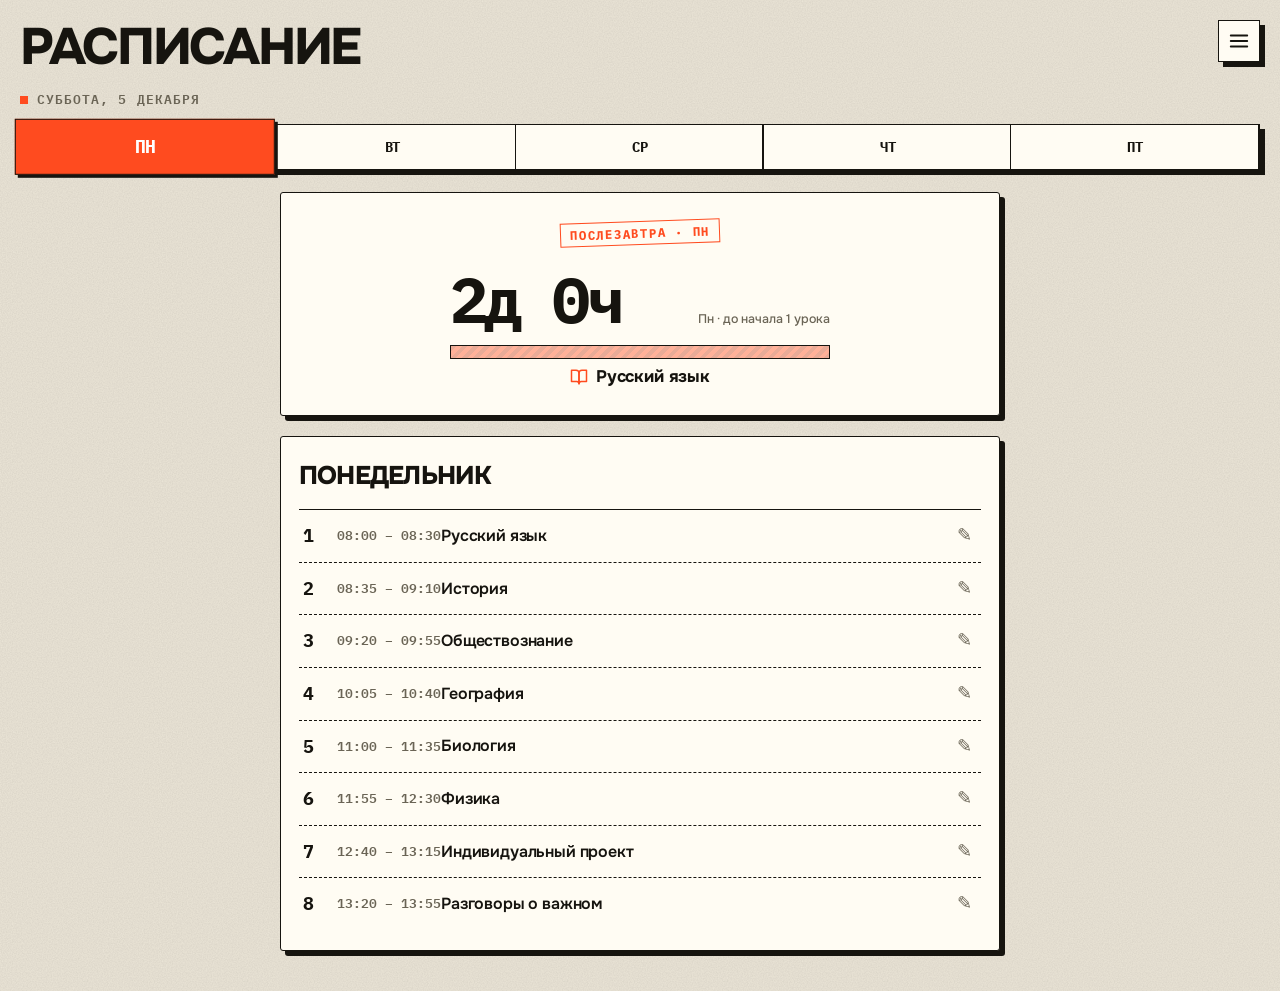
<file: index.html>
<!DOCTYPE html>
<html lang="ru">
<head>
    <meta charset="UTF-8">
    <meta name="viewport" content="width=device-width, initial-scale=1.0">
    <meta name="description" content="Расписание уроков">
    <meta name="author" content="Despenced">
    <meta name="color-scheme" content="light dark">
    <meta name="theme-color" content="#ece6d8">
    <title>Расписание</title>

    <link rel="preconnect" href="https://fonts.googleapis.com">
    <link rel="preconnect" href="https://fonts.gstatic.com" crossorigin>
    <link href="https://fonts.googleapis.com/css2?family=Onest:wght@400;600;800&family=IBM+Plex+Mono:wght@500;700&display=swap" rel="stylesheet">

    <link rel="stylesheet" href="styles/base.css">
    <link rel="stylesheet" href="styles/header.css">
    <link rel="stylesheet" href="styles/status.css">
    <link rel="stylesheet" href="styles/schedule.css">
    <link rel="stylesheet" href="styles/settings.css">
    <link rel="stylesheet" href="styles/responsive.css">
    <link rel="stylesheet" href="styles/theme.css">
    <link rel="stylesheet" href="styles/settings-page.css">

    <link rel="icon" type="image/png" href="icon.png">
    <link rel="apple-touch-icon" href="icon.png">

    <script>
        (function () {
            var SETTINGS_KEY = 'app-settings';
            var THEME_KEY = 'theme';
            var THEME_EXPLICIT_KEY = 'theme-explicit';

            function isHex(v) { return typeof v === 'string' && /^#[0-9a-f]{6}$/i.test(v); }
            function clamp(v, lo, hi) { return Math.min(hi, Math.max(lo, v)); }
            function hexToRgb(hex) {
                var c = hex.replace('#', '');
                if (c.length !== 6 || !/^[0-9a-f]{6}$/i.test(c)) return { r: 99, g: 102, b: 241 };
                return {
                    r: parseInt(c.substr(0, 2), 16),
                    g: parseInt(c.substr(2, 2), 16),
                    b: parseInt(c.substr(4, 2), 16)
                };
            }
            function pickTextColor(hex) {
                var x = hexToRgb(hex);
                return (0.2126 * x.r + 0.7152 * x.g + 0.0722 * x.b) > 160 ? '#0f172a' : '#ffffff';
            }

            var parsed = {};
            try { parsed = JSON.parse(localStorage.getItem(SETTINGS_KEY) || '{}') || {}; } catch (e) {}

            var explicit = localStorage.getItem(THEME_EXPLICIT_KEY) === '1';
            var savedTheme = localStorage.getItem(THEME_KEY);
            var prefersDark = window.matchMedia('(prefers-color-scheme: dark)').matches;

            var THEME_VALUES = ['light', 'dark'];
            var theme = (explicit && THEME_VALUES.indexOf(savedTheme) >= 0)
                ? savedTheme
                : (prefersDark ? 'dark' : 'light');

            var root = document.documentElement;
            var s = root.style;
            root.setAttribute('data-preset', (parsed.preset === 'graphite' || parsed.preset === 'terminal' || parsed.preset === 'glass' || parsed.preset === 'retro') ? parsed.preset : 'blank');

            root.setAttribute('data-theme', theme);

            // Нативные элементы (полосы прокрутки, дорожки ползунков,
            // диалог выбора цвета) берут схему из color-scheme,
            // поэтому синхронизируем её с темой приложения.
            var effective = root.getAttribute('data-theme') === 'dark' ? 'dark' : 'light';
            s.colorScheme = effective;

            if (isHex(parsed.accentColor)) {
                s.setProperty('--accent-override', parsed.accentColor);
                s.setProperty('--accent-text-override', pickTextColor(parsed.accentColor));
            }
            if (isHex(parsed.lessonColor)) s.setProperty('--lesson-color-override', parsed.lessonColor);
            if (isHex(parsed.breakColor)) s.setProperty('--break-color-override', parsed.breakColor);
            if (isHex(parsed.heartOutlineColor)) s.setProperty('--heart-outline-override', parsed.heartOutlineColor);

            var glowRaw = parsed.glowIntensity;
            var glowNum = 0;
            if (glowRaw === 'off') glowNum = 0;
            else if (glowRaw === 'soft') glowNum = 8;
            else if (glowRaw === 'strong') glowNum = 16;
            else if (typeof glowRaw === 'number' && isFinite(glowRaw)) glowNum = glowRaw;
            glowNum = clamp(glowNum, 0, 20);
            if (glowNum > 0) {
                root.setAttribute('data-glow', 'on');
                s.setProperty('--glow-blur', glowNum + 'px');
            } else {
                root.setAttribute('data-glow', 'off');
            }

            var how = parsed.heartOutlineWidth;
            if (typeof how !== 'number' || !isFinite(how)) how = 1.5;
            s.setProperty('--heart-outline-width', clamp(how, 0, 4) + 'px');
        })();
    </script>
</head>
<body>
    <button id="menu-toggle" class="menu-toggle" type="button"
            aria-label="Настройки"
            aria-haspopup="dialog"
            aria-controls="settings-panel"
            aria-expanded="false">
        <svg xmlns="http://www.w3.org/2000/svg" width="22" height="22" viewBox="0 0 24 24"
             fill="none" stroke="currentColor" stroke-width="2"
             stroke-linecap="round" stroke-linejoin="round" aria-hidden="true">
            <line x1="3" y1="6" x2="21" y2="6"></line>
            <line x1="3" y1="12" x2="21" y2="12"></line>
            <line x1="3" y1="18" x2="21" y2="18"></line>
        </svg>
    </button>

    <div id="settings-overlay" class="settings-overlay" hidden></div>

    <aside id="settings-panel" class="settings-panel is-closed"
           role="dialog" aria-modal="true" aria-labelledby="settings-title" inert>
        <div class="settings-header">
            <h3 id="settings-title">Настройки</h3>
            <button id="settings-close" class="settings-close" type="button" aria-label="Назад">
                <svg xmlns="http://www.w3.org/2000/svg" width="20" height="20" viewBox="0 0 24 24"
                     fill="none" stroke="currentColor" stroke-width="2"
                     stroke-linecap="round" stroke-linejoin="round" aria-hidden="true">
                    <line x1="20" y1="12" x2="5" y2="12"></line>
                    <polyline points="11 5 4 12 11 19"></polyline>
                </svg>
            </button>
        </div>

        <div class="settings-body">
            <section class="settings-section" data-open="true">
                <button class="settings-section__header" type="button" aria-expanded="true">
                    <span>Тема</span>
                    <span class="settings-section__chevron" aria-hidden="true">›</span>
                </button>
                <div class="settings-section__body">
                    <div class="settings-section__inner">
                        <div class="setting-group">
                            <div class="segmented segmented-wrap" id="theme-switch" role="group" aria-label="Тема">
                                <button data-preset="blank" class="seg-btn" type="button">Бланк</button>
                                <button data-preset="graphite" class="seg-btn" type="button">Графит</button>
                                <button data-preset="terminal" class="seg-btn" type="button">Терминал</button>
                                <button data-preset="glass" class="seg-btn" type="button">Стекло</button>
                                <button data-preset="retro" class="seg-btn" type="button">Ретро</button>
                            </div>
                        </div>

                        <div class="setting-subgroup" id="variant-settings">
                            <div class="setting-group">
                                <div class="segmented" id="variant-switch" role="group" aria-label="Вариант темы"></div>
                            </div>
                        </div>

                    </div>
                </div>
            </section>

            <section class="settings-section" data-open="true">
                <button class="settings-section__header" type="button" aria-expanded="true">
                    <span>Таймер</span>
                    <span class="settings-section__chevron" aria-hidden="true">›</span>
                </button>
                <div class="settings-section__body">
                    <div class="settings-section__inner">
                        <div class="setting-group">
                            <div class="segmented segmented-wrap" id="style-switch" role="group" aria-label="Стиль таймера">
                                <button data-style="bar" class="seg-btn" type="button">Полоса</button>
                                <button data-style="ring" class="seg-btn" type="button">Кольцо</button>
                                <button data-style="clock" class="seg-btn" type="button">Часы</button>
                                <button data-style="hearts" class="seg-btn" type="button">Сердечки</button>
                                <button data-style="cells" class="seg-btn" type="button">Клетки</button>
                            </div>
                        </div>

                        <div class="setting-subgroup" id="heart-settings">
                            <div class="setting-group">
                                <label class="setting-label" for="heart-outline-color">Обводка сердец</label>
                                <div class="color-row">
                                    <input type="color" id="heart-outline-color" value="#6366f1">
                                    <span class="color-value" id="heart-outline-color-value">#6366f1</span>
                                    <button type="button" id="heart-outline-reset" class="mini-btn" title="Взять цвет урока">Авто</button>
                                </div>
                            </div>
                            <div class="setting-group">
                                <span class="setting-label">Анимация сердец</span>
                                <div class="segmented" id="heart-anim-switch" role="group" aria-label="Анимация сердец">
                                    <button data-heart-anim="none" class="seg-btn" type="button">Выкл.</button>
                                    <button data-heart-anim="bounce" class="seg-btn" type="button">Подпрыгивание</button>
                                </div>
                            </div>
                        </div>
                    </div>
                </div>
            </section>

        </div>

        <div class="settings-footer">
            <button id="reset-settings" class="reset-btn" type="button">Сбросить настройки</button>
            <a href="https://github.com/despensed/schedule" target="_blank" rel="noopener noreferrer" class="github-link">
                <svg xmlns="http://www.w3.org/2000/svg" width="16" height="16" viewBox="0 0 24 24" fill="currentColor" aria-hidden="true">
                    <path d="M12 2C6.48 2 2 6.58 2 12.25c0 4.53 2.87 8.37 6.84 9.73.5.09.68-.22.68-.49 0-.24-.01-.87-.01-1.7-2.78.62-3.37-1.37-3.37-1.37-.45-1.18-1.11-1.5-1.11-1.5-.91-.64.07-.62.07-.62 1 .07 1.53 1.05 1.53 1.05.89 1.57 2.34 1.12 2.91.86.09-.66.35-1.12.63-1.38-2.22-.26-4.55-1.14-4.55-5.06 0-1.12.39-2.03 1.03-2.75-.1-.26-.45-1.3.1-2.7 0 0 .84-.28 2.75 1.05A9.3 9.3 0 0 1 12 6.84c.85 0 1.7.12 2.5.35 1.91-1.33 2.75-1.05 2.75-1.05.55 1.4.2 2.44.1 2.7.64.72 1.03 1.63 1.03 2.75 0 3.93-2.33 4.8-4.56 5.05.36.32.68.95.68 1.91 0 1.38-.01 2.5-.01 2.84 0 .27.18.59.69.49A10.02 10.02 0 0 0 22 12.25C22 6.58 17.52 2 12 2z"/>
                </svg>
                <span>GitHub</span>
            </a>
        </div>
    </aside>

    <div id="confirm-overlay" class="confirm-overlay">
        <div class="confirm-dialog" role="dialog" aria-modal="true" aria-labelledby="confirm-title">
            <p id="confirm-title">Сбросить все настройки?</p>
            <div class="confirm-actions">
                <button id="confirm-cancel" class="mini-btn" type="button">Отмена</button>
                <button id="confirm-ok" class="mini-btn mini-btn--danger" type="button">Сбросить</button>
            </div>
        </div>
    </div>

    <header>
        <h1>
            <button type="button" id="header-title" title="К сегодняшнему дню">Расписание</button>
        </h1>
        <p id="today-date" class="today-date"></p>
        <nav aria-label="Дни недели">
            <ul>
                <li><a href="#monday" data-day="monday">Пн</a></li>
                <li><a href="#tuesday" data-day="tuesday">Вт</a></li>
                <li><a href="#wednesday" data-day="wednesday">Ср</a></li>
                <li><a href="#thursday" data-day="thursday">Чт</a></li>
                <li><a href="#friday" data-day="friday">Пт</a></li>
            </ul>
        </nav>
    </header>

    <div id="temp-badge" class="temp-badge" role="status" hidden></div>

    <main>
        <noscript>
            <section class="noscript-card">
                <h2 class="section-title">Сейчас</h2>
                <p class="status-text-only">Для просмотра расписания нужен JavaScript.</p>
            </section>
        </noscript>
        <section id="home">
            <h2 class="section-title">Сейчас</h2>
            <p class="status-text-only">Загрузка...</p>
        </section>
    </main>

    <script type="module" src="js/main.js"></script>
</body>
            </html>
</file>
<file: styles/base.css>
:root {
    --bg: #f6f6fb;
    --surface: rgba(255, 255, 255, 0.75);
    --surface-strong: rgba(255, 255, 255, 0.9);
    --surface-solid: #ffffff;
    --surface-2: rgba(250, 250, 255, 0.6);

    --settings-surface-strong: rgba(255, 255, 255, 0.9);
    --settings-surface-solid: #ffffff;
    --settings-surface-2: rgba(250, 250, 255, 0.6);

    --text: #0f172a;
    --text-muted: #64748b;
    --border: rgba(15, 23, 42, 0.08);
    --accent: var(--accent-override, #6366f1);
    --accent-text: var(--accent-text-override, #ffffff);
    --lesson-color: var(--lesson-color-override, #6366f1);
    --break-color: var(--break-color-override, #f59e0b);
    --heart-outline-color: var(--heart-outline-override, #6366f1);
    --ring-bg: rgba(15, 23, 42, 0.08);
    --shadow: 0 1px 3px rgba(15, 23, 42, 0.04), 0 8px 24px rgba(15, 23, 42, 0.06);
    --orb-1: #a5b4fc;
    --orb-2: #f0abfc;
    --orb-3: #93c5fd;
    --orb-opacity: 0.55;
}

[data-theme="dark"] {
    --bg: #06060b;
    --surface: rgba(22, 22, 32, 0.75);
    --surface-strong: rgba(22, 22, 32, 0.9);
    --surface-solid: #161620;
    --surface-2: rgba(28, 28, 40, 0.55);

    --settings-surface-strong: rgba(22, 22, 32, 0.9);
    --settings-surface-solid: #161620;
    --settings-surface-2: rgba(28, 28, 40, 0.55);

    --text: #f1f5f9;
    --text-muted: #94a3b8;
    --border: rgba(255, 255, 255, 0.08);
    --ring-bg: rgba(255, 255, 255, 0.08);
    --shadow: 0 1px 3px rgba(0, 0, 0, 0.4), 0 8px 24px rgba(0, 0, 0, 0.3);
    --orb-1: #4338ca;
    --orb-2: #7e22ce;
    --orb-3: #0369a1;
    --orb-opacity: 0.5;
}

* { box-sizing: border-box; margin: 0; padding: 0; }

body {
    font-family: 'Manrope', -apple-system, BlinkMacSystemFont, 'Segoe UI', Roboto, sans-serif;
    background-color: var(--bg);
    color: var(--text);
    line-height: 1.5;
    padding: 24px 20px 40px;
    min-height: 100vh;
    -webkit-font-smoothing: antialiased;
    -webkit-tap-highlight-color: transparent;
    overflow-x: hidden;
    position: relative;
    transition: background-color 0.35s ease, color 0.35s ease;
}

button { font-family: inherit; cursor: pointer; touch-action: manipulation; }

.seg-btn:focus-visible,
.menu-toggle:focus-visible,
.settings-close:focus-visible,
.reset-btn:focus-visible,
.mini-btn:focus-visible,
nav ul li a:focus-visible,
#header-title:focus-visible,
.num-input:focus-visible,
input[type="color"]:focus-visible {
    outline: 2px solid var(--accent);
    outline-offset: 2px;
}
.seg-btn.active:focus-visible { outline-color: var(--accent-text); outline-offset: -2px; }

/* ---------- анимация въезда карточек ---------- */
/*
 * Общие keyframes для обоих видов. Работают только при
 * <html data-animate="1">, который ставит markEntrance() из utils.js
 * на одну загрузку: карточки перерисовываются каждые 15 секунд,
 * и без снятия флага анимация переигрывалась бы постоянно.
 *
 * Параметры приходят переменными:
 *   --card-from-x   — смещение по X (выезд сбоку)
 *   --card-from-rot — наклон в начале выезда, если он нужен
 *   --card-delay    — задержка, чтобы карточки въезжали по очереди
 */

@keyframes card-slide-in {
    from {
        opacity: 0;
        transform: translate3d(var(--card-from-x, 0px), 18px, 0) rotate(var(--card-from-rot, 0deg));
    }
    to {
        opacity: 1;
        transform: none;
    }
}

@keyframes card-rise-in {
    from {
        opacity: 0;
        transform: translate3d(0, -22px, 0) rotate(-1.8deg) scale(.985);
    }
    to {
        opacity: 1;
        transform: none;
    }
}

[data-animate="1"] #home {
    animation: card-rise-in .5s cubic-bezier(.22, .9, .28, 1) backwards;
}

[data-animate="1"] #schedule-view {
    transform-origin: 50% 55%;
    animation: card-slide-in .58s cubic-bezier(.22, .9, .28, 1) backwards;
    animation-delay: 110ms;
}

[data-animate="1"] #temp-badge {
    animation: card-rise-in .45s cubic-bezier(.22, .9, .28, 1) backwards;
    animation-delay: 40ms;
}

@media (prefers-reduced-motion: reduce) {
    [data-animate="1"] #home,
    [data-animate="1"] #schedule-view,
        [data-animate="1"] #temp-badge { animation: none; }
}
</file>
<file: styles/header.css>
.menu-toggle {
    position: fixed;
    top: 20px; right: 20px;
    z-index: 100;
    width: 42px; height: 42px;
    border-radius: 50%;
    border: 1px solid var(--border);
    background: var(--surface-strong);
    color: var(--text);
    display: flex; align-items: center; justify-content: center;
    box-shadow: var(--shadow);
    transition: transform 0.2s ease, background-color 0.35s ease, border-color 0.35s ease;
}
.menu-toggle:hover { transform: scale(1.08); }
.menu-toggle:active { transform: scale(0.95); }

header { text-align: center; margin-bottom: 28px; }
header h1 { margin-bottom: 18px; }

#header-title {
    background: transparent;
    border: none;
    padding: 0;
    font-size: 1.7rem;
    font-weight: 800;
    letter-spacing: -0.03em;
    color: var(--text);
    cursor: pointer;
    user-select: none;
    transition: color 0.2s ease;
}
#header-title:hover { color: var(--accent); }

nav ul {
    list-style: none;
    display: flex;
    flex-wrap: wrap;
    justify-content: center;
    gap: 8px;
}
nav ul li a {
    display: inline-block;
    text-decoration: none;
    color: var(--text-muted);
    padding: 8px 16px;
    border-radius: 100px;
    background: var(--surface-strong);
    border: 1px solid var(--border);
    font-weight: 600;
    font-size: 0.9rem;
    letter-spacing: -0.01em;
    position: relative;
    transition: background-color 0.2s ease, color 0.2s ease, border-color 0.2s ease;
}
nav ul li a:hover { color: var(--accent); border-color: var(--accent); }
nav ul li a.active { background: var(--accent); color: var(--accent-text); border-color: var(--accent); }
nav ul li a.today::after {
    content: '';
    position: absolute;
    bottom: 3px; left: 50%;
    transform: translateX(-50%);
    width: 4px; height: 4px;
    border-radius: 50%;
    background: currentColor;
    opacity: 0.75;
}
nav ul li a.active.today::after { opacity: 0.95; }

.temp-badge {
    max-width: 720px;
    margin: -8px auto 16px;
    padding: 8px 14px;
    border-radius: 100px;
    font-size: 0.78rem;
    font-weight: 600;
    color: var(--text-muted);
    background: var(--surface);
    border: 1px solid var(--border);
    text-align: center;
    width: fit-content;
}
.temp-badge[hidden] { display: none; }
.temp-badge { color: var(--break-color); border-color: var(--break-color); }
</file>
<file: styles/status.css>
main { max-width: 720px; margin: 0 auto; position: relative; }

.section-title {
    font-size: 0.78rem;
    font-weight: 700;
    letter-spacing: 0.12em;
    text-transform: uppercase;
    color: var(--text-muted);
    margin-bottom: 18px;
    text-align: center;
}

#home {
    background: var(--surface);
    backdrop-filter: blur(10px);
    -webkit-backdrop-filter: blur(10px);
    padding: 28px 24px;
    border-radius: 22px;
    box-shadow: var(--shadow);
    text-align: center;
    margin-bottom: 20px;
    border: 1px solid var(--border);
    transition: background-color 0.35s ease, border-color 0.35s ease;
    line-height: 1.4;
    --event-color: var(--lesson-color);
}
#home.event-lesson { --event-color: var(--lesson-color); }
#home.event-break  { --event-color: var(--break-color); }
#home.animating { animation: card-swap 0.28s ease; }

@keyframes card-swap {
    from { opacity: 0.35; transform: scale(0.985); }
    to   { opacity: 1; transform: scale(1); }
}

/* Приглушение «будущего события» должно работать для всех четырёх
   стилей таймера, иначе карточки отличаются яркостью. */
#home.event-upcoming .ring-fg,
#home.event-upcoming .status-bar-fill,
#home.event-upcoming .status-clock,
#home.event-upcoming .hearts-row { opacity: .42; }
.status-clock,
.hearts-row { transition: opacity .3s ease; }

:root[data-glow="on"] #home[class*="event-"] .ring-fg,
:root[data-glow="on"] #home[class*="event-"] .status-bar-fill,
:root[data-glow="on"] #home[class*="event-"] .heart-icon,
:root[data-glow="on"] .status-clock .clock-segment {
    filter:
        drop-shadow(0 0 calc(var(--glow-blur, 0px) / 2) var(--event-color))
        drop-shadow(0 0 var(--glow-blur, 0px) var(--event-color));
}

.status-ring-container {
    position: relative;
    display: block;
    margin: 0 auto;
    width: 190px;
    height: 190px;
}
.status-ring-svg {
    width: 190px;
    height: 190px;
    transform: rotate(-90deg);
    display: block;
    overflow: visible;
}
.ring-bg { fill: none; stroke: var(--ring-bg); stroke-width: 8; transition: stroke 0.35s ease; }
.ring-fg {
    fill: none;
    stroke-width: 8;
    stroke-linecap: round;
    transition: stroke-dashoffset 0.5s linear, stroke 0.35s ease, opacity 0.3s ease;
}
.ring-lesson .ring-fg { stroke: var(--lesson-color); }
.ring-break .ring-fg { stroke: var(--break-color); }

.status-ring-content {
    position: absolute;
    inset: 0;
    display: flex;
    flex-direction: column;
    align-items: center;
    justify-content: center;
    padding: 28px;
    text-align: center;
    pointer-events: none;
}
.status-ring-time {
    font-family: 'JetBrains Mono', monospace;
    font-size: 1.75rem;
    font-weight: 700;
    color: var(--text);
    font-variant-numeric: tabular-nums;
    letter-spacing: -0.03em;
    line-height: 1;
}
.status-ring-label {
    font-size: 0.72rem;
    color: var(--text-muted);
    margin-top: 8px;
    letter-spacing: 0.02em;
    font-weight: 500;
    line-height: 1.3;
    max-width: 100px;
    text-wrap: balance;
    overflow-wrap: anywhere;
}

.status-bar { max-width: 380px; margin: 8px auto 0; }
.status-bar-top {
    display: flex;
    justify-content: space-between;
    align-items: baseline;
    margin-bottom: 14px;
    gap: 12px;
}
.status-bar-time {
    font-family: 'JetBrains Mono', monospace;
    font-size: 1.7rem;
    font-weight: 700;
    color: var(--text);
    font-variant-numeric: tabular-nums;
    letter-spacing: -0.02em;
    line-height: 1;
}
.status-bar-label {
    font-size: 0.78rem;
    color: var(--text-muted);
    text-align: right;
    font-weight: 500;
}
.status-bar-track {
    height: 12px;
    background: var(--ring-bg);
    border-radius: 100px;
    overflow: hidden;
}
.status-bar-fill {
    height: 100%;
    border-radius: 100px;
    transition: width 0.5s linear, background-color 0.35s ease, opacity 0.3s ease;
}

.status-hearts {
    display: flex;
    flex-direction: column;
    align-items: center;
    gap: 14px;
    margin-top: 8px;
}
.status-hearts-time {
    font-family: 'JetBrains Mono', monospace;
    font-size: 1.7rem;
    font-weight: 700;
    color: var(--text);
    font-variant-numeric: tabular-nums;
    letter-spacing: -0.02em;
    line-height: 1;
}
.hearts-row {
    display: flex;
    flex-wrap: wrap;
    justify-content: center;
    gap: 6px;
    max-width: 340px;
}
.heart-icon {
    width: 28px;
    height: 28px;
    flex-shrink: 0;
    overflow: visible;
}

.status-hearts-label {
    font-size: 0.78rem;
    color: var(--text-muted);
    text-align: center;
    font-weight: 500;
}
.status-detail-inline,
.status-detail-suffix {
    color: var(--text-muted);
    font-weight: 500;
    font-size: 0.85em;
}

.status-clock {
    display: flex;
    justify-content: center;
    align-items: center;
    gap: 4px;
    margin: 8px auto 0;
    font-family: 'JetBrains Mono', ui-monospace, monospace;
    font-size: 2.2rem;
    font-weight: 700;
    color: var(--text);
    letter-spacing: 0;
    line-height: 1;
    font-variant-numeric: tabular-nums;
    user-select: none;
}
.status-clock.no-hours .clock-part-h { display: none; }
.clock-part-h { display: flex; align-items: center; gap: 4px; }

.clock-segment {
    display: inline-flex;
    align-items: center;
    color: var(--event-color, var(--lesson-color));
    line-height: 1;
}
.clock-digit {
    position: relative;
    display: inline-block;
    width: 1ch;
    height: 1.15em;
    overflow: hidden;
    text-align: center;
    vertical-align: top;
    font-family: 'JetBrains Mono', ui-monospace, monospace;
    font-variant-numeric: tabular-nums;
    line-height: 1;
}
.clock-digit-layer {
    position: absolute;
    top: 0;
    left: 0;
    width: 100%;
    height: 1.15em;
    display: flex;
    align-items: center;
    justify-content: center;
    line-height: 1;
    will-change: transform;
    backface-visibility: hidden;
}
.clock-digit-enter { animation: clock-digit-enter 0.4s cubic-bezier(0.2, 0.9, 0.4, 1); }
.clock-digit-exit { animation: clock-digit-exit 0.4s cubic-bezier(0.4, 0, 0.6, 1) forwards; }

@keyframes clock-digit-enter { from { transform: translateY(100%); } to { transform: translateY(0); } }
@keyframes clock-digit-exit { from { transform: translateY(0); } to { transform: translateY(-100%); } }

.clock-sep {
    color: var(--text-muted);
    opacity: 0.6;
    font-size: 0.85em;
    align-self: center;
}
.status-clock-label {
    margin-top: 14px;
    font-size: 0.78rem;
    color: var(--text-muted);
    font-weight: 500;
}

.subject-icon {
    display: block;
    width: 18px;
    height: 18px;
    min-width: 18px;
    min-height: 18px;
    max-width: 18px;
    max-height: 18px;
    flex-shrink: 0;
    color: var(--accent);
    stroke-width: 2;
}

.status-ring-subject {
    margin-top: 8px;
    font-size: 1.05rem;
    line-height: 1.2;
    color: var(--text);
    font-weight: 700;
    letter-spacing: -0.01em;
    display: flex;
    align-items: center;
    justify-content: center;
    gap: 8px;
    max-width: 100%;
    padding: 0 4px;
    text-align: center;
    flex-wrap: wrap;
}
.status-ring-subject span { overflow-wrap: anywhere; word-break: break-word; }

.noscript-card {
    background: var(--surface);
    padding: 28px 24px;
    border-radius: 22px;
    box-shadow: var(--shadow);
    text-align: center;
    margin-bottom: 20px;
    border: 1px solid var(--border);
}

.status-text-only {
    font-size: 0.95rem;
    color: var(--text-muted);
    font-weight: 500;
    text-align: center;
    padding: 10px 0;
}

@media (prefers-reduced-motion: reduce) {
    .heart-icon.bouncing,
    #home.animating,
    .clock-digit-enter,
    .clock-digit-exit { animation: none; }
}
@media (prefers-reduced-transparency: reduce) {
    #home { backdrop-filter: none; -webkit-backdrop-filter: none; background: var(--surface-solid); }
}

/* Сердечки в пиксельном стиле */
.hearts-row { flex-wrap: nowrap; gap: 4px; }
.heart-icon { width: 29px; height: 29px; flex-shrink: 0; overflow: visible; shape-rendering: crispEdges; }
.hp-out { fill: var(--heart-outline-color); }
.hp-empty { fill: color-mix(in srgb, var(--text) 14%, transparent); }
.hp-full { fill: var(--event-color, var(--lesson-color)); transition: fill .35s ease; }
.hp-hi { fill: rgba(255, 255, 255, .65); }
.heart-icon[data-s="0"] .hp-full, .heart-icon[data-s="0"] .hp-hi { display: none; }
.heart-icon[data-s="1"] .hp-full { clip-path: inset(0 45.45% 0 0); }
@keyframes heart-hop { 0% { transform: translateY(0); } 50% { transform: translateY(-3px); } }
.heart-icon.bouncing { animation: heart-hop 1.2s steps(1) infinite; animation-delay: calc(var(--i, 0) * .09s); }

/* Клетки: одна на минуту */
.cells { display: grid; grid-template-columns: repeat(auto-fill, minmax(15px, 1fr)); gap: 4px; margin-top: 14px; }
.cell { aspect-ratio: 1; border: 1.5px solid var(--text); transition: background-color .25s ease; }
.cell.on { background: var(--event-color, var(--lesson-color)); }
.cell.now { animation: cell-blink 1s steps(1) infinite; }
@keyframes cell-blink { 50% { background: var(--event-color, var(--lesson-color)); } }
@media (prefers-reduced-motion: reduce) { .cell.now, .heart-icon.bouncing { animation: none; } }

/* Кольцо → циферблат: 60 делений и стрелка, идущая вместе с уроком */
.ring-bg { stroke-linecap: butt; stroke-width: 7; opacity: .35; }
.ring-fg { stroke-linecap: butt; stroke-width: 3; }
.ring-hand { transform-origin: 60px 60px; transition: transform .9s linear; }
.ring-hand line { stroke: var(--event-color, var(--lesson-color)); stroke-width: 2.5; stroke-linecap: round; }
.ring-hand circle { fill: var(--bg); stroke: var(--event-color, var(--lesson-color)); stroke-width: 2.5; }
@media (prefers-reduced-motion: reduce) { .ring-hand { transition: none; } }

/* Часы → табло: цифры на тёмных плитках с линией сгиба */
.status-clock { gap: 6px; }
.clock-digit {
    margin: 0 1.5px; width: 1.05ch; background: var(--text); color: var(--bg); border-radius: .16em;
    box-shadow: inset 0 -.1em 0 rgba(0, 0, 0, .3);
}
.clock-digit::after { content: ''; position: absolute; left: 0; right: 0; top: 50%; height: 2px; margin-top: -1px; background: rgba(0, 0, 0, .55); z-index: 2; }
.clock-digit-layer { color: var(--bg); }
.clock-segment { color: var(--bg); }
.clock-sep { color: var(--event-color, var(--lesson-color)); opacity: 1; font-weight: 800; }
</file>
<file: styles/schedule.css>
#schedule-view {
    background: var(--surface);
    backdrop-filter: blur(10px);
    -webkit-backdrop-filter: blur(10px);
    padding: 24px;
    border-radius: 22px;
    box-shadow: var(--shadow);
    border: 1px solid var(--border);
    transition: background-color 0.35s ease, border-color 0.35s ease;
}
#schedule-view h2 {
    text-align: center;
    color: var(--text);
    margin-bottom: 20px;
    font-size: 1.1rem;
    font-weight: 700;
    letter-spacing: -0.01em;
}
.schedule-list {
    list-style: none;
    padding: 0;
    display: flex;
    flex-direction: column;
    gap: 8px;
}
.schedule-list li {
    display: grid;
    grid-template-columns: 44px 110px 1fr;
    align-items: center;
    padding: 13px 16px;
    background: var(--surface-2);
    border-radius: 14px;
    border: 1px solid var(--border);
    transition: background-color 0.35s ease, border-color 0.35s ease, opacity 0.35s ease;
}
.schedule-list li.past { opacity: 0.4; }
.schedule-list li.current {
    border-color: var(--accent);
    box-shadow: inset 0 0 0 1px var(--accent);
}
.lesson-num {
    justify-self: start;
    min-width: 28px;
    height: 28px;
    padding: 0 6px;
    display: inline-flex;
    align-items: center;
    justify-content: center;
    border-radius: 9px;
    font-weight: 700;
    font-size: 0.8rem;
    font-variant-numeric: tabular-nums;
    color: var(--accent);
    background: var(--surface-strong);
    border: 1px solid var(--border);
    transition: background-color .2s ease, color .2s ease, border-color .2s ease;
}
.schedule-list li.current .lesson-num {
    background: var(--accent);
    color: var(--accent-text);
    border-color: var(--accent);
}
.lesson-time {
    color: var(--text-muted);
    font-size: 0.82rem;
    font-weight: 600;
    font-variant-numeric: tabular-nums;
    font-family: 'JetBrains Mono', monospace;
    white-space: nowrap;
}
.lesson-subject {
    display: flex;
    align-items: flex-start;
    justify-content: flex-end;
    gap: 8px;
    text-align: right;
    font-weight: 600;
    color: var(--text);
    font-size: 0.92rem;
    letter-spacing: -0.01em;
}
/* Иконка выравнивается по первой строке, а не по центру всего блока:
   иначе при переносе длинного предмета она «зависает» между строками. */
.lesson-subject .subject-icon {
    margin-top: .09em;
}

@media (prefers-reduced-transparency: reduce) {
    #schedule-view {
        backdrop-filter: none;
        -webkit-backdrop-filter: none;
        background: var(--surface-solid);
    }
}
</file>
<file: styles/settings.css>
.settings-overlay {
    position: fixed;
    inset: 0;
    background: rgba(0, 0, 0, 0.5);
    opacity: 0;
    pointer-events: none;
    transition: opacity 0.3s ease;
    z-index: 200;
}
.settings-overlay.open { opacity: 1; pointer-events: auto; }

.settings-panel {
    position: fixed;
    top: 0; right: 0;
    height: 100%;
    width: 380px;
    max-width: 92vw;
    background: var(--settings-surface-solid);
    border-left: 1px solid var(--border);
    z-index: 201;
    transform: translateX(100%);
    transition: transform 0.3s cubic-bezier(0.4, 0, 0.2, 1);
    box-shadow: -8px 0 32px rgba(0, 0, 0, 0.15);
    will-change: transform;
    display: flex;
    flex-direction: column;
    overflow: hidden;
}
.settings-panel.open { transform: translateX(0); }
@media (prefers-reduced-motion: reduce) { .settings-panel { transition: none; } }

.settings-header {
    flex-shrink: 0;
    display: flex;
    align-items: center;
    justify-content: space-between;
    padding: 18px 20px 14px;
    border-bottom: 1px solid var(--border);
}
.settings-header h3 {
    font-size: 1.15rem;
    font-weight: 700;
    letter-spacing: -0.01em;
}
.settings-close {
    width: 32px; height: 32px;
    border-radius: 50%;
    border: 1px solid var(--border);
    background: transparent;
    color: var(--text-muted);
    display: flex; align-items: center; justify-content: center;
    transition: background 0.2s ease, color 0.2s ease;
}
.settings-close:hover { background: var(--settings-surface-2); color: var(--text); }

.settings-body {
    flex: 1;
    overflow-y: auto;
    display: flex;
    flex-direction: column;
}

.settings-section {
    border-bottom: 1px solid var(--border);
}
.settings-section__header {
    width: 100%;
    display: flex;
    align-items: center;
    justify-content: space-between;
    padding: 14px 20px;
    background: transparent;
    border: none;
    color: var(--text);
    font-size: 0.9rem;
    font-weight: 700;
    letter-spacing: -0.005em;
    text-align: left;
    cursor: pointer;
    transition: background 0.15s ease;
}
.settings-section__header:hover { background: var(--settings-surface-2); }
.settings-section__header:focus-visible { outline: 2px solid var(--accent); outline-offset: -2px; }

.settings-section__chevron {
    display: inline-block;
    min-width: 1em;
    text-align: center;
    font-size: 1.1rem;
    font-weight: 700;
    color: var(--text-muted);
    line-height: 1;
    transition: transform 0.28s cubic-bezier(0.4, 0, 0.2, 1);
    will-change: transform;
}
.settings-section[data-open="true"] .settings-section__chevron {
    transform: rotate(90deg);
}

.settings-section__body {
    display: grid;
    grid-template-rows: 0fr;
    visibility: hidden;
    transition:
        grid-template-rows 0.3s cubic-bezier(0.4, 0, 0.2, 1),
        visibility 0s linear 0.3s;
}
.settings-section[data-open="true"] .settings-section__body {
    grid-template-rows: 1fr;
    visibility: visible;
    transition:
        grid-template-rows 0.3s cubic-bezier(0.4, 0, 0.2, 1),
        visibility 0s;
}
.settings-section__inner {
    overflow: hidden;
    min-height: 0;
    display: flex;
    flex-direction: column;
    gap: 14px;
    padding: 0 20px;
}
.settings-section[data-open="true"] .settings-section__inner {
    padding-top: 4px;
    padding-bottom: 18px;
}
@media (prefers-reduced-motion: reduce) {
    .settings-section__body,
    .settings-section__chevron { transition: none; }
}

.settings-footer {
    flex-shrink: 0;
    display: flex;
    gap: 8px;
    padding: 14px 20px 18px;
    border-top: 1px solid var(--border);
}

.reset-btn {
    flex: 1;
    padding: 10px 12px;
    border-radius: 10px;
    border: 1px solid var(--border);
    background: transparent;
    color: var(--text-muted);
    font-weight: 600;
    font-size: 0.85rem;
    transition: background 0.2s ease, color 0.2s ease, border-color 0.2s ease;
}
.reset-btn:hover {
    background: var(--settings-surface-2);
    color: var(--text);
    border-color: var(--accent);
}

.github-link {
    display: flex;
    align-items: center;
    justify-content: center;
    gap: 8px;
    padding: 10px 14px;
    border-radius: 10px;
    border: 1px solid var(--border);
    background: transparent;
    color: var(--text-muted);
    text-decoration: none;
    font-size: 0.85rem;
    font-weight: 600;
    white-space: nowrap;
    transition: background 0.2s ease, color 0.2s ease, border-color 0.2s ease;
}
.github-link:hover {
    background: var(--settings-surface-2);
    color: var(--text);
    border-color: var(--accent);
}
.github-link svg { flex-shrink: 0; }

.setting-group { display: flex; flex-direction: column; gap: 8px; }

.setting-hint {
    font-size: 0.75rem;
    font-weight: 500;
    line-height: 1.45;
    color: var(--text-muted);
}


.setting-subgroup {
    display: none;
    flex-direction: column;
    gap: 14px;
    padding: 12px;
    border-radius: 10px;
    background: var(--settings-surface-2);
    border: 1px solid var(--border);
}
.setting-subgroup.visible { display: flex; }

.setting-label {
    font-size: 0.75rem;
    font-weight: 700;
    letter-spacing: 0.05em;
    text-transform: uppercase;
    color: var(--text-muted);
    display: flex;
    align-items: center;
    gap: 8px;
    flex-wrap: wrap;
}

.setting-switch {
    display: flex;
    align-items: center;
    justify-content: space-between;
    gap: 12px;
    cursor: pointer;
    font-size: 0.85rem;
    font-weight: 600;
    color: var(--text);
    user-select: none;
}
.setting-switch input[type="checkbox"] {
    appearance: none;
    -webkit-appearance: none;
    width: 40px;
    height: 22px;
    background: var(--border);
    border-radius: 100px;
    position: relative;
    transition: background 0.2s ease;
    cursor: pointer;
    flex-shrink: 0;
    margin: 0;
}
.setting-switch input[type="checkbox"]::after {
    content: '';
    position: absolute;
    top: 2px;
    left: 2px;
    width: 18px;
    height: 18px;
    border-radius: 50%;
    background: var(--settings-surface-solid);
    transition: transform 0.2s ease;
    box-shadow: 0 1px 3px rgba(0,0,0,0.2);
}
.setting-switch input[type="checkbox"]:checked { background: var(--accent); }
.setting-switch input[type="checkbox"]:checked::after { transform: translateX(18px); }

.segmented {
    display: flex;
    background: var(--settings-surface-2);
    border: 1px solid var(--border);
    border-radius: 10px;
    padding: 4px;
    gap: 4px;
}
.segmented-wrap { flex-wrap: wrap; }
.seg-btn {
    flex: 1 1 auto;
    padding: 8px 12px;
    border: none;
    border-radius: 7px;
    background: transparent;
    color: var(--text-muted);
    font-weight: 600;
    font-size: 0.82rem;
    white-space: nowrap;
    transition: background 0.2s ease, color 0.2s ease;
}
.seg-btn.active { background: var(--accent); color: var(--accent-text); }

.color-row { display: flex; align-items: center; gap: 12px; }
.color-row input[type="color"] {
    width: 48px; height: 38px;
    border: 1px solid var(--border);
    border-radius: 10px;
    cursor: pointer;
    padding: 3px;
    background: var(--settings-surface-2);
}
.color-row input[type="color"]::-webkit-color-swatch-wrapper { padding: 0; }
.color-row input[type="color"]::-webkit-color-swatch { border: none; border-radius: 6px; }
.color-value {
    font-family: 'JetBrains Mono', monospace;
    font-size: 0.85rem;
    color: var(--text-muted);
    text-transform: uppercase;
    letter-spacing: 0.02em;
}

.num-input {
    width: 58px;
    padding: 2px 6px;
    border-radius: 6px;
    border: 1px solid var(--border);
    background: var(--settings-surface-solid);
    color: var(--text);
    font-family: 'JetBrains Mono', monospace;
    font-size: 0.85rem;
    text-align: center;
    outline: none;
    transition: border-color 0.15s ease;
    -moz-appearance: textfield;
    appearance: textfield;
    text-transform: none;
    letter-spacing: 0;
}
.num-input::-webkit-outer-spin-button,
.num-input::-webkit-inner-spin-button { -webkit-appearance: none; margin: 0; }
.num-input:focus { border-color: var(--accent); }

.mini-btn {
    padding: 6px 10px;
    border-radius: 8px;
    border: 1px solid var(--border);
    background: transparent;
    color: var(--text-muted);
    font-weight: 600;
    font-size: 0.78rem;
    align-self: flex-start;
    transition: background 0.2s ease, color 0.2s ease, border-color 0.2s ease;
}
.mini-btn:hover {
    background: var(--settings-surface-2);
    color: var(--text);
    border-color: var(--accent);
}
.mini-btn--danger { color: #ef4444; border-color: #ef4444; }
.mini-btn--danger:hover { background: #ef4444; color: #fff; border-color: #ef4444; }

input[type="range"] {
    width: 100%;
    height: 6px;
    border-radius: 100px;
    background: var(--border);
    outline: none;
    -webkit-appearance: none;
    appearance: none;
    cursor: pointer;
    margin: 8px 0;
}
input[type="range"]::-webkit-slider-thumb {
    -webkit-appearance: none;
    appearance: none;
    width: 18px; height: 18px;
    border-radius: 50%;
    background: var(--accent);
    cursor: pointer;
    border: 2px solid var(--settings-surface-solid);
    box-shadow: 0 1px 4px rgba(0, 0, 0, 0.15);
}
input[type="range"]::-moz-range-thumb {
    width: 18px; height: 18px;
    border-radius: 50%;
    background: var(--accent);
    cursor: pointer;
    border: 2px solid var(--settings-surface-solid);
}

.dual-slider-desktop { display: block; }
.dual-slider-mobile { display: none; }

.dual-slider-labels {
    display: flex;
    justify-content: space-between;
    font-family: 'JetBrains Mono', monospace;
    font-size: 0.8rem;
    color: var(--text-muted);
    padding: 0 4px;
    margin-bottom: 4px;
}

.dual-slider {
    position: relative;
    height: 26px;
    padding: 0 8px;
}
.dual-slider::before {
    content: '';
    position: absolute;
    left: 8px;
    right: 8px;
    top: 50%;
    height: 6px;
    margin-top: -3px;
    border-radius: 100px;
    background: var(--border);
    z-index: 0;
}
.dual-slider input[type="range"] {
    position: absolute;
    top: 0;
    left: 8px;
    right: 8px;
    width: calc(100% - 16px);
    height: 26px;
    margin: 0;
    background: transparent;
    pointer-events: none;
    -webkit-appearance: none;
    appearance: none;
    z-index: 1;
}
.dual-slider input[type="range"]::-webkit-slider-runnable-track {
    height: 6px;
    background: transparent;
    border: none;
}
.dual-slider input[type="range"]::-moz-range-track {
    height: 6px;
    background: transparent;
    border: none;
}
.dual-slider input[type="range"]::-webkit-slider-thumb {
    pointer-events: auto;
    -webkit-appearance: none;
    appearance: none;
    width: 20px;
    height: 20px;
    margin-top: -7px;
    border-radius: 50%;
    background: var(--accent);
    border: 2px solid var(--settings-surface-solid);
    cursor: grab;
    box-shadow: 0 1px 4px rgba(0, 0, 0, 0.25);
}
.dual-slider input[type="range"]::-moz-range-thumb {
    pointer-events: auto;
    width: 20px;
    height: 20px;
    border-radius: 50%;
    background: var(--accent);
    border: 2px solid var(--settings-surface-solid);
    cursor: grab;
    box-shadow: 0 1px 4px rgba(0, 0, 0, 0.25);
}
.dual-slider input[type="range"]:focus-visible::-webkit-slider-thumb {
    outline: 2px solid var(--accent);
    outline-offset: 2px;
}

.confirm-overlay {
    position: fixed;
    inset: 0;
    background: rgba(0, 0, 0, 0.5);
    z-index: 300;
    display: flex;
    align-items: center;
    justify-content: center;
    padding: 20px;
    opacity: 0;
    visibility: hidden;
    pointer-events: none;
    transition: opacity 0.2s ease, visibility 0s linear 0.2s;
}
.confirm-overlay.open {
    opacity: 1;
    visibility: visible;
    pointer-events: auto;
    transition: opacity 0.2s ease, visibility 0s;
}
.confirm-dialog {
    background: var(--settings-surface-solid);
    border: 1px solid var(--border);
    border-radius: 16px;
    padding: 20px;
    width: 100%;
    max-width: 320px;
    box-shadow: 0 10px 40px rgba(0, 0, 0, 0.3);
    display: flex;
    flex-direction: column;
    gap: 16px;
    transform: scale(0.95);
    transition: transform 0.2s ease;
}
.confirm-overlay.open .confirm-dialog { transform: scale(1); }
.confirm-dialog p {
    margin: 0;
    font-size: 0.95rem;
    font-weight: 600;
    color: var(--text);
}
.confirm-actions {
    display: flex;
    gap: 8px;
    justify-content: flex-end;
    }
</file>
<file: styles/responsive.css>
@media (max-width: 600px) {
    body { padding: 16px 12px 32px; }
    .menu-toggle { top: 12px; right: 12px; width: 38px; height: 38px; }
    .settings-panel { width: 92vw; }

    header { margin-bottom: 22px; }
    header h1 { margin-bottom: 14px; }
    #header-title { font-size: 1.45rem; }
    nav ul { gap: 6px; }
    nav ul li a { padding: 7px 13px; font-size: 0.82rem; }

    #home { padding: 22px 16px; border-radius: 18px; }

    .status-ring-container, .status-ring-svg { width: 156px; height: 156px; }
    .status-ring-content { padding: 22px; }
    .status-ring-time { font-size: 1.5rem; }
    .status-ring-label { font-size: 0.68rem; max-width: 90px; }
    .status-bar-time { font-size: 1.45rem; }
    .status-bar-label { font-size: 0.72rem; }
    .status-hearts-time { font-size: 1.45rem; }
    .heart-icon { width: 24px; height: 24px; }
    .status-ring-subject { font-size: 0.98rem; margin-top: 6px; }
    .status-clock { font-size: 1.9rem; }

    #schedule-view { padding: 18px 14px; border-radius: 18px; }
    #schedule-view h2 { font-size: 1rem; }

    .schedule-list li {
        grid-template-columns: auto 1fr;
        grid-template-rows: auto auto;
        gap: 4px 10px;
        padding: 12px 14px;
    }
    .lesson-num { grid-column: 1; grid-row: 1; font-size: 0.78rem; }
    .lesson-time { grid-column: 1; grid-row: 2; font-size: 0.75rem; }
    .lesson-subject { grid-column: 2; grid-row: 1 / span 2; align-self: center; font-size: 0.88rem; }

    .dual-slider-desktop { display: none; }
    .dual-slider-mobile { display: flex; flex-direction: column; gap: 12px; }
}

@media (max-width: 380px) {
    nav ul li a { padding: 6px 10px; font-size: 0.78rem; }
    .status-ring-container, .status-ring-svg { width: 140px; height: 140px; }
    .status-ring-content { padding: 18px; }
    .status-ring-time { font-size: 1.35rem; }
    .status-ring-label { max-width: 78px; }
    .heart-icon { width: 22px; height: 22px; }
    .subject-icon {
        width: 16px;
        height: 16px;
        min-width: 16px;
        min-height: 16px;
        max-width: 16px;
        max-height: 16px;
    }
    .status-clock { font-size: 1.6rem; }
}
</file>
<file: styles/theme.css>
/* Тема «Бланк»: бумага, чернила, один сигнальный цвет.
   Плоские поверхности, рамка 1.5px и жёсткая тень без размытия. */
:root {
    --bg: #ece6d8; --surface: #f5f0e4; --surface-strong: #fffcf3; --surface-solid: #fffcf3; --surface-2: transparent;
    --settings-surface-strong: #fffcf3; --settings-surface-solid: #fffcf3; --settings-surface-2: #f5f0e4;
    --text: #16140f; --text-muted: #6a6455; --border: #16140f; --ring-bg: rgba(22, 20, 15, .12);
    --shadow: 5px 5px 0 var(--text);
    --font-ui: 'Onest', -apple-system, 'Segoe UI', Roboto, sans-serif;
    --font-mono: 'IBM Plex Mono', ui-monospace, monospace;
}
[data-theme="dark"] {
    --bg: #14130f; --surface: #1d1b16; --surface-strong: #242118; --surface-solid: #242118; --surface-2: transparent;
    --settings-surface-strong: #242118; --settings-surface-solid: #242118; --settings-surface-2: #1d1b16;
    --text: #f2ecdd; --text-muted: #a39b87; --border: #f2ecdd; --ring-bg: rgba(242, 236, 221, .14);
    --shadow: 5px 5px 0 var(--accent);
}
body, button, input, select { font-family: var(--font-ui); }
body {
    background-color: var(--bg);
    background-image: url("data:image/svg+xml,%3Csvg xmlns='http://www.w3.org/2000/svg' width='160' height='160'%3E%3Cfilter id='n'%3E%3CfeTurbulence type='fractalNoise' baseFrequency='.8' numOctaves='2' stitchTiles='stitch'/%3E%3CfeColorMatrix values='0 0 0 0 0 0 0 0 0 0 0 0 0 0 0 0 0 0 .08 0'/%3E%3C/filter%3E%3Crect width='160' height='160' filter='url(%23n)'/%3E%3C/svg%3E");
}
::selection { background: var(--accent); color: var(--accent-text); }

header { text-align: left; margin-bottom: 22px; }
header h1 { margin-bottom: 14px; }
#header-title {
    font-size: clamp(2.1rem, 11vw, 3.2rem); font-weight: 800; line-height: .9;
    text-transform: uppercase; letter-spacing: -.045em;
}
nav ul {
    display: grid; grid-template-columns: repeat(5, 1fr); gap: 0;
    border: 1.5px solid var(--text); background: var(--surface-strong); box-shadow: var(--shadow);
}
nav ul li a {
    display: block; text-align: center; padding: 11px 0; border: 0; border-radius: 0;
    background: transparent; color: var(--text);
    font-family: var(--font-mono); font-weight: 700; text-transform: uppercase;
}
nav ul {
    position: relative; --slide-grow: 6px;
    background-color: var(--surface-strong);
    background-image: repeating-linear-gradient(90deg, transparent 0 calc(20% - 1.5px), var(--text) calc(20% - 1.5px) 20%);
}
nav ul li { position: relative; z-index: 3; }
nav ul li a { transition: transform .35s cubic-bezier(.34, 1.4, .5, 1), color .2s; }
nav ul li a:hover { color: var(--text); background: transparent; border-color: transparent; }
nav ul li a.active, nav ul li a.active:hover { background: transparent; color: var(--accent-text); transform: scale(1.22); }
nav ul .slide { border: 1.5px solid var(--text); box-shadow: 3px 3px 0 var(--text); }

.today-date {
    margin: -4px 0 14px; font: 600 .82rem var(--font-mono); letter-spacing: .08em;
    text-transform: uppercase; color: var(--text-muted);
}
.today-date::before { content: ''; display: inline-block; width: .6em; height: .6em; margin-right: .7em; background: var(--accent); }

#home, #schedule-view {
    background: var(--surface-solid); backdrop-filter: none; -webkit-backdrop-filter: none;
    border: 1.5px solid var(--text); border-radius: 3px; box-shadow: var(--shadow);
}
#home .section-title {
    display: inline-block; padding: 3px 9px; margin-bottom: 14px; transform: rotate(-2deg);
    font: 700 .78rem var(--font-mono); letter-spacing: .14em; text-transform: uppercase;
    color: var(--accent); border: 1.5px solid var(--accent);
}
.status-bar-time, .status-ring-time, .status-hearts-time {
    font-family: var(--font-mono); font-weight: 700; letter-spacing: -.06em; line-height: 1;
}
.status-bar-time { font-size: clamp(2.6rem, 13vw, 4rem); }
.status-bar-track { height: 14px; border: 1.5px solid var(--text); border-radius: 0; background: transparent; }
.status-bar-fill {
    border-radius: 0;
    background-image: repeating-linear-gradient(135deg, rgba(0, 0, 0, .2) 0 4px, transparent 4px 8px) !important;
}

#schedule-view { padding: 20px 18px; }
#schedule-view h2 {
    text-align: left; font-size: 1.6rem; font-weight: 800; text-transform: uppercase;
    letter-spacing: -.03em; margin-bottom: 14px;
}
.schedule-list { gap: 0; }
.schedule-list li {
    grid-template-columns: 34px 104px 1fr; padding: 12px 4px;
    background: transparent; border: 0; border-top: 1.5px dashed var(--text); border-radius: 0;
}
.schedule-list li:first-child { border-top: 1.5px solid var(--text); }
.schedule-list li.past { opacity: .38; }
.schedule-list li.past .lesson-subject { text-decoration: line-through; text-decoration-thickness: 2px; }
.schedule-list li.current {
    background: var(--accent); box-shadow: none; margin-inline: -18px; padding-inline: 22px;
    border-color: var(--text);
}
.schedule-list li.current .lesson-time, .schedule-list li.current .lesson-subject { color: var(--accent-text); }
.lesson-num, .schedule-list li.current .lesson-num {
    min-width: 0; height: auto; padding: 0; background: none; border: 0; border-radius: 0;
    font-family: var(--font-mono); font-size: 1.15rem; font-weight: 700; color: var(--text);
}
.schedule-list li.current .lesson-num { color: var(--accent-text); }
.lesson-time { font-family: var(--font-mono); }
.lesson-subject { justify-content: flex-start; text-align: left; font-size: 1rem; }
.lesson-subject .subject-icon { display: none; }

.menu-toggle { border: 1.5px solid var(--text); border-radius: 0; background: var(--surface-strong); box-shadow: var(--shadow); }
.settings-panel { border-radius: 0; border: 0; border-left: 1.5px solid var(--text); background: var(--surface-solid); box-shadow: none; }
.segmented, .seg-btn, .mini-btn, .reset-btn, .confirm-dialog { border-radius: 0; }
.temp-badge {
    font-family: var(--font-mono); text-transform: uppercase; letter-spacing: .06em; border-radius: 0;
    border: 1.5px dashed #16140f; background: #ffd84a; color: #16140f; transform: rotate(-1deg);
}

/* Телефон: крупный номер слева, предмет и время столбиком. */
@media (max-width: 600px) {
    .schedule-list li { grid-template-columns: 34px 1fr; grid-template-rows: auto auto; gap: 2px 10px; padding: 12px 4px; }
    .schedule-list li.current { padding-inline: 22px; }
    .lesson-num { grid-column: 1; grid-row: 1 / span 2; align-self: start; font-size: 1.5rem; line-height: 1; }
    .lesson-subject { grid-column: 2; grid-row: 1; align-self: start; font-size: 1.05rem; }
    .lesson-time { grid-column: 2; grid-row: 2; font-size: .78rem; }
    #schedule-view h2 { font-size: 1.6rem; }
}

/* Скользящий маркер выбора (js/slider.js) */
.segmented { position: relative; --slide-grow: 0px; }
.slide { position: absolute; left: 0; top: 0; z-index: 2; pointer-events: none; background: var(--accent); opacity: 0; }
[data-slide="ready"] > .slide {
    transition: transform .4s cubic-bezier(.34, 1.4, .5, 1), width .4s cubic-bezier(.34, 1.4, .5, 1),
                height .4s cubic-bezier(.34, 1.4, .5, 1), opacity .2s;
}
.seg-btn { position: relative; z-index: 3; }
.seg-btn.active { background: transparent; color: var(--accent-text); }
@media (prefers-reduced-motion: reduce) {
    [data-slide="ready"] > .slide, nav ul li a { transition: none; }
}

/* Пресеты поверхностей. Цвета акцента копируются из пресета в настройки (js/constants.js). */
[data-preset="graphite"] {
    --bg: #e4e4e7; --surface: #eeeef0; --surface-strong: #f7f7f8; --surface-solid: #f7f7f8;
    --settings-surface-strong: #f7f7f8; --settings-surface-solid: #f7f7f8; --settings-surface-2: #eeeef0;
    --text: #18181b; --text-muted: #71717a; --border: #18181b; --ring-bg: rgba(24, 24, 27, .12);
}
[data-preset="graphite"][data-theme="dark"] {
    --bg: #0e0e10; --surface: #18181b; --surface-strong: #1f1f23; --surface-solid: #1f1f23;
    --settings-surface-strong: #1f1f23; --settings-surface-solid: #1f1f23; --settings-surface-2: #18181b;
    --text: #ececf0; --text-muted: #8b8b94; --border: #ececf0; --ring-bg: rgba(236, 236, 240, .14);
}
[data-preset="terminal"] {
    --font-ui: var(--font-mono);
    --bg: #050805; --surface: #0a110a; --surface-strong: #0d160d; --surface-solid: #0d160d;
    --settings-surface-strong: #0d160d; --settings-surface-solid: #0d160d; --settings-surface-2: #0a110a;
    --text: color-mix(in srgb, var(--accent) 22%, #fff); --text-muted: color-mix(in srgb, var(--accent) 55%, #000);
    --border: var(--accent); --ring-bg: rgba(255, 255, 255, .1); --shadow: 4px 4px 0 var(--accent);
}
[data-preset="terminal"] body {
    background-image: repeating-linear-gradient(0deg, rgba(255, 255, 255, .03) 0 1px, transparent 1px 3px);
}
#variant-settings, #variant-settings .setting-group { border: 0; padding: 0; margin: 0; background: none; border-radius: 0; }

/* «Своя тема» показывается только когда выбран этот пресет */
.settings-section:has(#custom-theme-settings:not(.visible)) { display: none; }
#custom-theme-settings { flex-direction: column; gap: 14px; }
.setting-block-title {
    margin: 8px 0 0; padding-bottom: 6px; border-bottom: 1.5px solid var(--text);
    font: 700 .72rem var(--font-mono); letter-spacing: .14em; text-transform: uppercase; color: var(--accent);
}
.setting-hint { margin: 0; font-size: .8rem; line-height: 1.4; color: var(--text-muted); }

/* Тач: :hover «залипает» после нажатия, поэтому подсветка только для мыши */
#header-title, .menu-toggle, nav ul li a { -webkit-tap-highlight-color: transparent; }
#header-title:hover { color: var(--text); }
.menu-toggle:hover { transform: none; }
nav ul li a:hover { background: transparent; }
@media (hover: hover) and (pointer: fine) {
    #header-title:hover { color: var(--accent); }
    .menu-toggle:hover { transform: scale(1.08); }
    nav ul li a:not(.active):hover { background: var(--surface); }
}

/* Кнопка меню лежит над страницей настроек и плавно растворяется вместе с тенью,
   а возвращается, когда страница уже свернулась в неё. */
.menu-toggle {
    z-index: 300;
    transition: opacity .2s ease .35s, transform .3s cubic-bezier(.34, 1.4, .5, 1) .3s;
}
[data-settings="open"] .menu-toggle {
    opacity: 0; transform: scale(.8); pointer-events: none;
    transition: opacity .22s ease, transform .25s ease;
}
@media (prefers-reduced-motion: reduce) { .menu-toggle, [data-settings="open"] .menu-toggle { transition: none; } }

/* ===== Стекло: матовые панели с бликом по краю на статичном цветном фоне ===== */
[data-preset="glass"] {
    --font-ui: 'Onest', -apple-system, 'Segoe UI', Roboto, sans-serif;
    --glass: rgba(255, 255, 255, .5); --glass-line: rgba(255, 255, 255, .75); --glass-edge: rgba(255, 255, 255, .9);
    --bg: #e6eaf7; --surface: var(--glass); --surface-strong: rgba(255, 255, 255, .62); --surface-solid: #f3f5fc;
    --settings-surface-strong: #f3f5fc; --settings-surface-solid: #f3f5fc; --settings-surface-2: rgba(255, 255, 255, .6);
    --text: #17203a; --text-muted: #5b6684; --border: rgba(23, 32, 58, .14); --ring-bg: rgba(23, 32, 58, .1);
    --shadow: 0 14px 34px rgba(60, 80, 140, .22);
}
[data-preset="glass"][data-theme="dark"] {
    --glass: rgba(255, 255, 255, .08); --glass-line: rgba(255, 255, 255, .2); --glass-edge: rgba(255, 255, 255, .38);
    --bg: #0b1020; --surface: var(--glass); --surface-strong: rgba(255, 255, 255, .12); --surface-solid: #151b30;
    --settings-surface-strong: #151b30; --settings-surface-solid: #151b30; --settings-surface-2: rgba(255, 255, 255, .07);
    --text: #eef2ff; --text-muted: #98a3c7; --border: rgba(255, 255, 255, .16); --ring-bg: rgba(255, 255, 255, .12);
    --shadow: 0 16px 40px rgba(0, 0, 0, .5);
}
[data-preset="glass"] body {
    background-image:
        radial-gradient(60vmax 60vmax at 8% 4%, rgba(120, 150, 255, .55), transparent 60%),
        radial-gradient(55vmax 55vmax at 98% 30%, rgba(255, 150, 200, .45), transparent 60%),
        radial-gradient(60vmax 60vmax at 30% 100%, rgba(120, 230, 210, .45), transparent 60%);
    background-attachment: fixed;
}
[data-preset="glass"][data-theme="dark"] body {
    background-image:
        radial-gradient(60vmax 60vmax at 8% 4%, rgba(70, 90, 220, .5), transparent 60%),
        radial-gradient(55vmax 55vmax at 98% 30%, rgba(190, 60, 140, .38), transparent 60%),
        radial-gradient(60vmax 60vmax at 30% 100%, rgba(30, 150, 150, .4), transparent 60%);
}
[data-preset="glass"] #home, [data-preset="glass"] nav ul {
    -webkit-backdrop-filter: blur(16px) saturate(1.5); backdrop-filter: blur(16px) saturate(1.5);
}
[data-preset="glass"] #home, [data-preset="glass"] #schedule-view, [data-preset="glass"] nav ul,
[data-preset="glass"] .settings-section, [data-preset="glass"] .menu-toggle, [data-preset="glass"] .settings-close {
    background: var(--glass); border: 1px solid var(--glass-line); border-radius: 22px;
    box-shadow: var(--shadow), inset 0 1.5px 0 var(--glass-edge), inset 0 -1px 0 rgba(255, 255, 255, .12);
}
[data-preset="glass"] #schedule-view { background: var(--surface-strong); }
[data-preset="glass"] .menu-toggle, [data-preset="glass"] .settings-close { border-radius: 16px; }
[data-preset="glass"] nav ul { background-image: none; overflow: visible; }
[data-preset="glass"] nav ul li + a, [data-preset="glass"] nav ul li + li a { border-left: 0; }
[data-preset="glass"] nav ul .slide { border: 1px solid var(--glass-edge); border-radius: 18px; box-shadow: 0 8px 18px rgba(0, 0, 0, .22), inset 0 1.5px 0 rgba(255, 255, 255, .55); }
[data-preset="glass"] #header-title, [data-preset="glass"] #schedule-view h2, [data-preset="glass"] .settings-header h3 { text-transform: none; letter-spacing: -.035em; }
[data-preset="glass"] #home .section-title { border-radius: 99px; transform: none; border-color: var(--glass-line); background: var(--glass); color: var(--text); }
[data-preset="glass"] .schedule-list li, [data-preset="glass"] .schedule-list li:first-child { border-top: 1px solid var(--border); }
[data-preset="glass"] .schedule-list li.current { border-radius: 14px; margin-inline: -10px; padding-inline: 14px; border-color: transparent; }
[data-preset="glass"] .status-bar-track { border: 0; border-radius: 99px; background: var(--ring-bg); overflow: hidden; }
[data-preset="glass"] .status-bar-fill { border-radius: 99px; background-image: none !important; }
[data-preset="glass"] .cell { border: 0; border-radius: 6px; background: var(--ring-bg); }
[data-preset="glass"] .cell.on { background: var(--event-color, var(--lesson-color)); }
[data-preset="glass"] .settings-panel { background-color: var(--bg); background-image: inherit; }
[data-preset="glass"] .segmented, [data-preset="glass"] .seg-btn, [data-preset="glass"] .slide, [data-preset="glass"] .mini-btn { border-radius: 12px; }
[data-preset="glass"] .temp-badge { border-radius: 99px; transform: none; border: 1px solid var(--glass-line); }

/* ===== Заметки к урокам ===== */
.schedule-list li { position: relative; }
.note-btn {
    position: absolute; right: 0; top: 8px; width: 34px; height: 34px; padding: 0; border: 0; background: none;
    color: var(--text-muted); font-size: 1.1rem; cursor: pointer; -webkit-tap-highlight-color: transparent;
}
.schedule-list li.current .note-btn { color: var(--accent-text); }
.lesson-note, .note-input { grid-column: 2 / -1; box-sizing: border-box; max-width: calc(100% - 30px); margin: 6px 0 0; font: .82rem var(--font-mono); }
.lesson-note {
    width: fit-content; padding: 5px 9px; background: #ffd84a; color: #16140f; border: 1.5px dashed #16140f;
    transform: rotate(-.6deg); overflow-wrap: anywhere;
}
.note-input { width: 100%; padding: 7px 9px; color: var(--text); background: var(--surface-strong); border: 1.5px solid var(--text); border-radius: 0; outline: none; }

/* ===== Терминал: выглядит как терминал ===== */
@keyframes term-blink { 50% { opacity: 0; } }
[data-preset="terminal"] #header-title { text-transform: lowercase; font-size: clamp(1.7rem, 8.5vw, 2.4rem); letter-spacing: -.04em; }
[data-preset="terminal"] #header-title::before { content: '> '; color: var(--accent); }
[data-preset="terminal"] #header-title::after { content: '█'; margin-left: .08em; color: var(--accent); animation: term-blink 1s steps(1) infinite; }
[data-preset="terminal"] .today-date::before { content: '$ date'; width: auto; height: auto; background: none; margin-right: .9em; color: var(--accent); }
[data-preset="terminal"] :is(#home, #schedule-view, nav ul, .settings-section, .menu-toggle, .settings-close) { border: 1px solid var(--accent); border-radius: 0; box-shadow: none; }
[data-preset="terminal"] nav ul li a::before, [data-preset="terminal"] .lesson-num::before { content: '['; }
[data-preset="terminal"] nav ul li a::after, [data-preset="terminal"] .lesson-num::after { content: ']'; }
[data-preset="terminal"] #home .section-title { transform: none; border: 0; padding: 0; letter-spacing: 0; text-transform: lowercase; }
[data-preset="terminal"] #home .section-title::before { content: '# '; }
[data-preset="terminal"] .status-bar-track { height: 18px; border: 0; background: repeating-linear-gradient(90deg, var(--ring-bg) 0 8px, transparent 8px 11px); }
[data-preset="terminal"] .status-bar-fill { background-color: transparent !important; background-image: repeating-linear-gradient(90deg, var(--event-color, var(--lesson-color)) 0 8px, transparent 8px 11px) !important; }
[data-preset="terminal"] .lesson-note { background: none; color: var(--accent); border: 0; padding: 0; transform: none; }
[data-preset="terminal"] .lesson-note::before { content: '// '; }

/* ===== Графит: тетрадь в клетку и маркер ===== */
[data-preset="graphite"] { --shadow: 2px 3px 0 rgba(24, 24, 27, .22); }
[data-preset="graphite"][data-theme="dark"] { --shadow: 2px 3px 0 rgba(0, 0, 0, .5); }
[data-preset="graphite"] body {
    background-image: linear-gradient(rgba(24, 24, 27, .08) 1px, transparent 1px), linear-gradient(90deg, rgba(24, 24, 27, .08) 1px, transparent 1px);
    background-size: 22px 22px;
}
[data-preset="graphite"][data-theme="dark"] body {
    background-image: linear-gradient(rgba(236, 236, 240, .07) 1px, transparent 1px), linear-gradient(90deg, rgba(236, 236, 240, .07) 1px, transparent 1px);
}
[data-preset="graphite"] :is(#home, #schedule-view, nav ul, .settings-section) { border-radius: 7px 15px 9px 13px / 13px 7px 15px 9px; }
[data-preset="graphite"] #header-title { text-transform: none; text-decoration: underline wavy var(--accent); text-decoration-thickness: 2px; text-underline-offset: .14em; }
[data-preset="graphite"] .schedule-list li.current { background: #ffe45e; transform: rotate(-.5deg); }
[data-preset="graphite"] .schedule-list li.current :is(.lesson-num, .lesson-time, .lesson-subject, .note-btn) { color: #18181b; }
[data-preset="graphite"] #home .section-title { transform: none; border: 0; background: #ffe45e; color: #18181b; padding: 2px 8px; }

/* ===== Ретро: окна с заголовками и объёмными кнопками ===== */
[data-preset="retro"] {
    --font-ui: Tahoma, 'Segoe UI', Arial, sans-serif; --font-mono: 'Courier New', monospace;
    --bg: #008080; --rt-face: #c0c0c0; --rt-hi: #fff; --rt-lo: #808080; --rt-t1: #000080; --rt-t2: #1084d0;
    --surface: var(--rt-face); --surface-strong: var(--rt-face); --surface-solid: var(--rt-face);
    --settings-surface-strong: var(--rt-face); --settings-surface-solid: var(--rt-face); --settings-surface-2: var(--rt-face);
    --text: #000; --text-muted: #404040; --border: #808080; --ring-bg: rgba(0, 0, 0, .18); --shadow: none;
}
[data-preset="retro"][data-theme="dark"] {
    --bg: #0a0a14; --rt-face: #2b2b33; --rt-hi: #62626e; --rt-lo: #0b0b0e; --rt-t1: #3a0ca3; --rt-t2: #4cc9f0;
    --text: #ececf2; --text-muted: #a8a8b6;
}
[data-preset="retro"] body { background-image: none; }
[data-preset="retro"] :is(#home, #schedule-view, nav ul, .settings-section, .menu-toggle, .settings-close) {
    background: var(--rt-face); border: 2px solid; border-color: var(--rt-hi) var(--rt-lo) var(--rt-lo) var(--rt-hi);
    border-radius: 0; box-shadow: 1px 1px 0 #000;
}
[data-preset="retro"] :is(#home, #schedule-view) { position: relative; padding-top: 44px; }
[data-preset="retro"] :is(#home, #schedule-view)::before {
    position: absolute; top: 2px; left: 2px; right: 2px; height: 20px; padding-left: 8px; line-height: 20px;
    background: linear-gradient(90deg, var(--rt-t1), var(--rt-t2)); color: #fff; font: 700 .78rem/20px var(--font-ui);
}
[data-preset="retro"] #home::before { content: 'Статус.exe'; }
[data-preset="retro"] #schedule-view::before { content: 'Расписание.exe'; }
[data-preset="retro"] :is(#home, #schedule-view)::after {
    content: '_ □ ×'; position: absolute; top: 4px; right: 5px; height: 16px; padding: 0 5px; white-space: pre;
    font: 700 .7rem/14px var(--font-ui); color: var(--text); background: var(--rt-face); letter-spacing: .15em;
    border: 1px solid; border-color: var(--rt-hi) var(--rt-lo) var(--rt-lo) var(--rt-hi);
}
[data-preset="retro"] nav ul .slide, [data-preset="retro"] .slide {
    background: var(--rt-face); border: 2px solid; border-color: var(--rt-lo) var(--rt-hi) var(--rt-hi) var(--rt-lo);
    border-radius: 0; box-shadow: none;
}
[data-preset="retro"] nav ul li a.active, [data-preset="retro"] nav ul li a.active:hover, [data-preset="retro"] .seg-btn.active { color: var(--text); }
[data-preset="retro"] .status-bar-track { height: 20px; background: var(--rt-face); border: 2px solid; border-color: var(--rt-lo) var(--rt-hi) var(--rt-hi) var(--rt-lo); }
[data-preset="retro"] .status-bar-fill { background-color: transparent !important; background-image: repeating-linear-gradient(90deg, var(--rt-t1) 0 10px, transparent 10px 12px) !important; }
[data-preset="retro"] #home .section-title { transform: none; border: 0; padding: 0; color: var(--text); text-transform: none; letter-spacing: 0; }
[data-preset="retro"] #header-title { text-transform: none; color: #fff; text-shadow: 2px 2px 0 #000; }
[data-preset="retro"] .today-date { color: #fff; text-shadow: 1px 1px 0 #000; }
[data-preset="retro"] .lesson-note { background: #ffffe1; color: #000; border: 1px solid #000; transform: none; box-shadow: 2px 2px 0 rgba(0, 0, 0, .4); }

/* Правки: скобки у «сегодня» в Терминале, заголовки окон в Ретро */
[data-preset="terminal"] nav ul li a::after { position: static; display: inline; width: auto; height: auto; background: none; transform: none; border-radius: 0; }
[data-preset="terminal"] nav ul li a.today::before { content: '[•'; }
[data-preset="retro"] :is(#home, #schedule-view)::before { text-align: left; }
</file>
<file: styles/settings-page.css>
/* Настройки как отдельная страница: вырастает из кнопки меню и сворачивается обратно. */
.settings-overlay { display: none; }
.settings-panel {
    inset: 0; width: 100%; max-width: none; height: 100%;
    border: 0; box-shadow: none; transform: none; will-change: clip-path;
    background: var(--bg); overflow-y: auto; overflow-x: hidden;
    clip-path: inset(var(--o-t, 0px) var(--o-r, 0px) var(--o-b, 0px) var(--o-l, 0px));
    visibility: hidden;
    transition: clip-path .55s cubic-bezier(.7, 0, .2, 1), visibility 0s linear .55s;
}
.settings-panel.open {
    clip-path: inset(0 0 0 0); visibility: visible; transform: none;
    transition: clip-path .55s cubic-bezier(.7, 0, .2, 1), visibility 0s;
}
.settings-panel > * { width: 100%; max-width: 560px; margin-inline: auto; box-sizing: border-box; }

.settings-header {
    flex-direction: row-reverse; justify-content: flex-end; gap: 14px;
    padding: 20px 16px 8px; background: none; border: 0;
}
.settings-header h3 { font-size: clamp(2rem, 10vw, 2.8rem); font-weight: 800; text-transform: uppercase; letter-spacing: -.045em; line-height: .9; }
.settings-close {
    width: 44px; height: 44px; flex: none; color: var(--text); background: var(--surface-strong);
    border: 1.5px solid var(--text); border-radius: 0; box-shadow: var(--shadow);
}
.settings-section {
    margin: 22px 16px 0; background: var(--surface-solid); border: 1.5px solid var(--text);
    border-radius: 3px; box-shadow: var(--shadow); width: auto;
}
.settings-section__header { font: 700 .85rem var(--font-mono); text-transform: uppercase; letter-spacing: .1em; }

/* Страница уходит, пока открываются настройки */
header, #home, #schedule-view, #temp-badge { transition: transform .5s cubic-bezier(.7, 0, .2, 1), opacity .4s ease; }
[data-settings="open"] header { transform: translateY(-26px); opacity: 0; }
[data-settings="open"] #home { transform: translateY(44px) scale(.96); opacity: 0; transition-delay: .04s; }
[data-settings="open"] #schedule-view { transform: translateY(70px) scale(.95); opacity: 0; transition-delay: .08s; }
[data-settings="open"] body { overflow: hidden; }

/* Секции въезжают по очереди */
@keyframes sec-in { from { opacity: 0; transform: translateY(22px); } }
.settings-panel.open .settings-section { animation: sec-in .5s cubic-bezier(.2, .9, .3, 1) backwards; }
.settings-panel.open .settings-section:nth-of-type(1) { animation-delay: .28s; }
.settings-panel.open .settings-section:nth-of-type(2) { animation-delay: .34s; }
.settings-panel.open .settings-section:nth-of-type(3) { animation-delay: .40s; }
.settings-panel.open .settings-section:nth-of-type(4) { animation-delay: .46s; }
.settings-panel.open .settings-section:nth-of-type(n+5) { animation-delay: .52s; }
@media (prefers-reduced-motion: reduce) {
    .settings-panel, .settings-panel.open { transition: none; }
    header, #home, #schedule-view, #temp-badge { transition: none; }
    .settings-panel.open .settings-section { animation: none; }
}

/* Закрытая страница не должна «протекать»: у тела секций своя visibility: visible. */
.settings-panel.is-closed, .settings-panel.is-closed * { visibility: hidden !important; }
</file>
